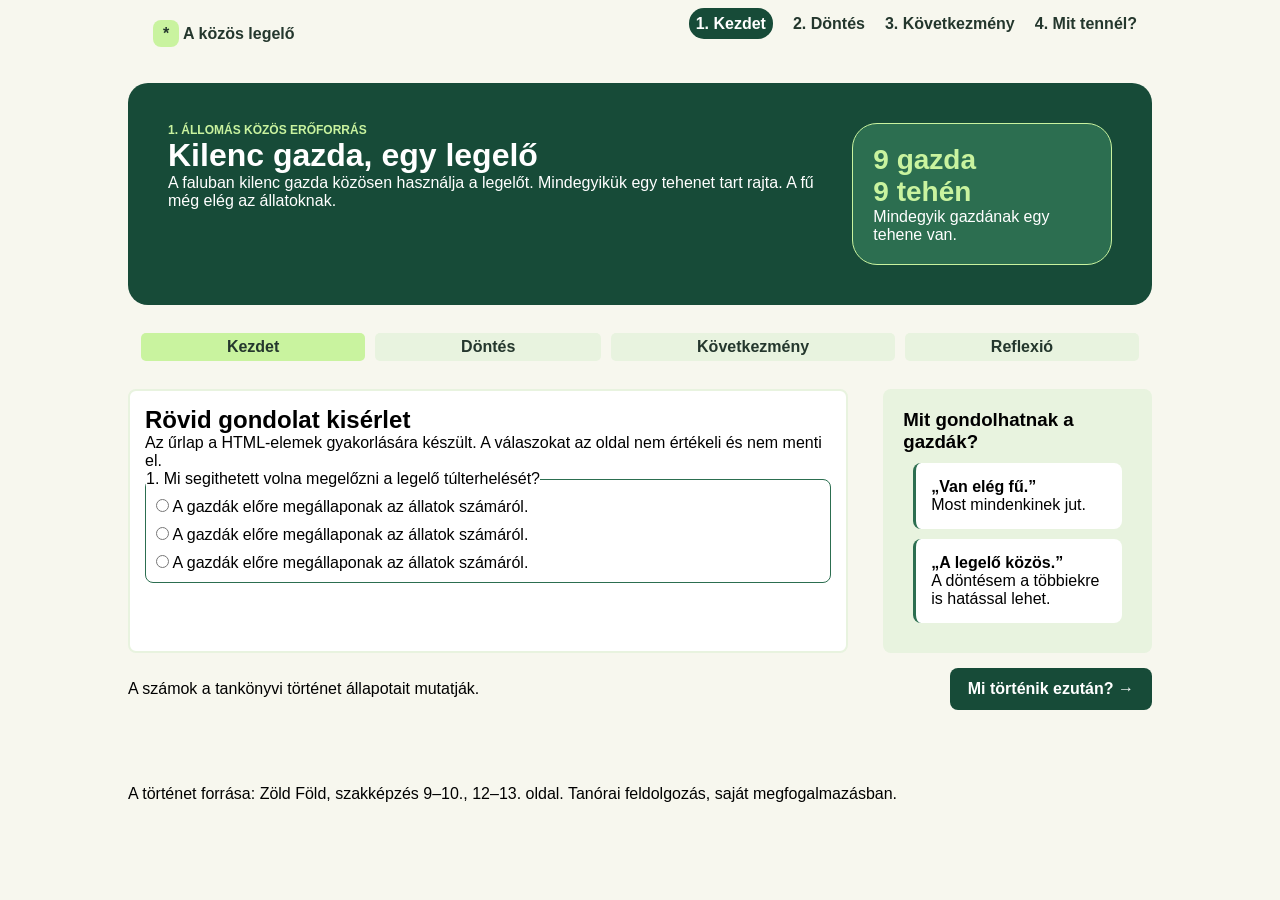
<file: reflexio.html>
<!DOCTYPE html>
<html lang="hu">

<head>
    <meta charset="UTF-8" />
    <meta name="viewport" content="width=device-width, initial-scale=1.0" />
    <link rel="stylesheet" href="style.css" />
    <title>Huber Milán</title>
</head>

<body>
    <main>
        <nav class="nav1">
            <div class="legelo">
                <p><strong>*</strong> A közös legelő</p>
            </div>
            <ul>
                <li><a href="index.html">1. Kezdet</a></li>
                <li><a href="dontes.html">2. Döntés</a></li>
                <li><a href="kovetkezmeny.html">3. Következmény</a></li>
                <li><a href="reflexio.html">4. Mit tennél?</a></li>
            </ul>
        </nav>
        <header>
            <div class="header1">
                <h2>1. ÁLLOMÁS KÖZÖS ERŐFORRÁS</h2>
                <h1>Kilenc gazda, egy legelő</h1>
                <p>
                    A faluban kilenc gazda közösen használja a legelőt. Mindegyikük egy
                    tehenet tart rajta. A fű még elég az állatoknak.
                </p>
            </div>
            <div class="header-szovegdoboz">
                <h2>9 gazda</h2>
                <h2>9 tehén</h2>
                <p>Mindegyik gazdának egy tehene van.</p>
            </div>
        </header>
        <nav class="nav2">
            <ul>
                <li><a href="index.html">Kezdet</a></li>
                <li><a href="dontes.html">Döntés</a></li>
                <li><a href="kovetkezmeny.html">Következmény</a></li>
                <li><a href="reflexio.html">Reflexió</a></li>
            </ul>
        </nav>
        <article>
            <form action="#" method="post">
                <h1>Rövid gondolat kisérlet</h1>
                <p>Az űrlap a HTML-elemek gyakorlására készült. A válaszokat az oldal nem értékeli és nem menti el.</p>
                <fieldset>
                    <legend>1. Mi segithetett volna megelőzni a legelő túlterhelését?</legend>
                    <div class="block1">
                        <div>
                            <input type="radio" name="gazda" id="gazda" value="maci">
                            <label for="gazda">A gazdák előre megállaponak az állatok számáról.</label>
                        </div>
                        <div>
                            <input type="radio" name="gazda" id="gazda" value="maci">
                            <label for="gazda">A gazdák előre megállaponak az állatok számáról.</label>
                        </div>
                        <div>
                            <input type="radio" name="gazda" id="gazda" value="maci">
                            <label for="gazda">A gazdák előre megállaponak az állatok számáról.</label>
                        </div>
                    </div>
                </fieldset>
            </form>
        </article>
        <aside>
            <h3>Mit gondolhatnak a gazdák?</h3>
            <div class="as-szovegdoboz">
                <div class="as-szoveg">
                    <strong>„Van elég fű.”</strong>
                    <p>Most mindenkinek jut.</p>
                </div>
                <div class="as-szoveg">
                    <strong>„A legelő közös.”</strong>
                    <p>A döntésem a többiekre is hatással lehet.</p>
                </div>
            </div>
        </aside>
        <footer>
            <p>A számok a tankönyvi történet állapotait mutatják.
            </p>
            <p class="Mi-tortenik">
                Mi történik ezután? →
            </p>
        </footer>
        <footer>
            <p>A történet forrása: Zöld Föld, szakképzés 9–10., 12–13. oldal. Tanórai feldolgozás, saját
                megfogalmazásban.</p>
        </footer>
    </main>
</body>

</html>
</file>
<file: style.css>
* {
    box-sizing: border-box;
    padding: 0px;
    margin: 0px;
    font-family: 'Segoe UI', Tahoma, Geneva, Verdana, sans-serif;
}
:root { 
    --ink: #24372d; --green: #2c6e50; --dark: #174b38; --mint: #e8f3df; --cream: #f7f7ee; --line: #d6e1d1; --orange: #d77939; --white: #fff; --light-green: rgb(201, 243, 159); 
}
body {
    background-color: var(--cream);
}
main {
    max-width: 80%;
    margin: auto;
    display: flex;
    flex-wrap: wrap;
    gap: 15px;
}
.nav1 {
    display: flex;
    justify-content: space-between;
    padding: 15px;
    font-weight: bold;
    color: var(--ink);
    width: 100%;
    gap: 15px;
}
.nav1 ul {
    display: flex;
    gap: 20px;
}
nav li a {
    text-decoration: none;
    color: var(--ink);
}
.nav1 ul li:first-child a {
    color: var(--white);
    background-color: var(--dark);
     padding: 7px;
    border-radius: 15px;
}
.nav1 strong {
    background-color: var(--light-green);
    padding: 5px;
    padding-left: 10px;
    padding-right: 10px;
    border-radius: 8px;
}
nav li {
    list-style-type: none;
}
header {
    display: flex;
    gap: 10px;
    padding: 40px;
    background-color: var(--dark);
    color: var(--white);
    border-radius: 20px;
    width: 100%;
}
.header1 h2 {
    font-size: 12px;
    color: var(--light-green);
}
.header-szovegdoboz h2 {
    color: var(--light-green);
    font-size: 28px;
}
.header-szovegdoboz {
    border: 1px solid var(--light-green);
    padding: 20px;
    border-radius:25px ;
    background: var(--green);
}
.nav2 ul {
    display: flex;
    justify-content: space-around;
    gap: 10px;
    justify-content: center;
}
.nav2 {
    padding: 13px;
    font-weight: bold;
    width: 100%;
}
.nav2 ul li:first-child {
    background-color: var(--light-green);
}
.nav2 ul li{
    padding: 5px;
    background-color: var(--mint);
    flex: 1 0 auto;
    text-align: center;
    border-radius:5px ;
}
article {
    flex: 3;
    background-color: var(--white);
    border: 2px solid var(--mint);
    border-radius: 8px;
    padding: 15px;
}
aside {
   flex: 1;
    margin-left: 20px;
    background-color: var(--mint);
    padding: 20px;
    border-radius: 8px;
    height: fit-content;
}
.legelo {
    display: flex;
    flex-direction: column;
    padding: 10px;
}
.felso-sor {
    display: flex;
    justify-content:space-around;
    align-items: center;
    background-color: var(--cream);
    padding: 40px;
    border-top-right-radius:9px ;
    border-top-left-radius:9px ;
}
.also-sor img {
    width: 40px;
}
.felso-sor img {
    width: 40px;
}
.also-sor {
    display: flex;
    justify-content:center;
    padding: 10px;
    background-color: var(--green);
    flex: 1 0 auto;
    padding: 40px;
    border-bottom-left-radius:9px ;
    border-bottom-right-radius:9px ;
}
.as-szovegdoboz {
    display: flex;
    flex-direction: column;
    gap:10px;
    padding: 10px;
}
.as-szoveg {
    background-color: var(--white);
    padding: 15px;
    border-radius: 8px;
    border-left: var(--green) 3px solid;
}
.szovegdoboz {
    display: flex;
    gap:10px;
    flex-wrap: wrap;
    flex-direction:row;
    margin-top:10px ;
}
.szoveg1 {
    flex: 1 0 calc(33% - 10px);
    background-color: var(--mint);
    padding: 10px;
    border-radius:8px ;
}
.szoveg2 {
    flex: 0 0 100%;
    background-color: var(--mint);
    padding: 10px;
    border-radius: 8px;
}
footer {
    width: 100%;
    display: flex;
    justify-content: space-between ;
    align-items: center;
}
.szoveg1 h2 {
    color: var(--dark)
}
.Mi-tortenik {
    background-color: var(--dark);
    color: var(--white);
    padding: 12px 18px;
    border-radius: 8px;
    font-weight: bold;
}
footer p{
    margin-bottom: 60px;
}
.block1 {
    display: flex;
    flex-direction: column;
    justify-content: center;
    padding: 10px;
    gap: 10px;
}
fieldset {
    border: 1px solid var(--green);
    border-radius: 8px;
}
</file>
